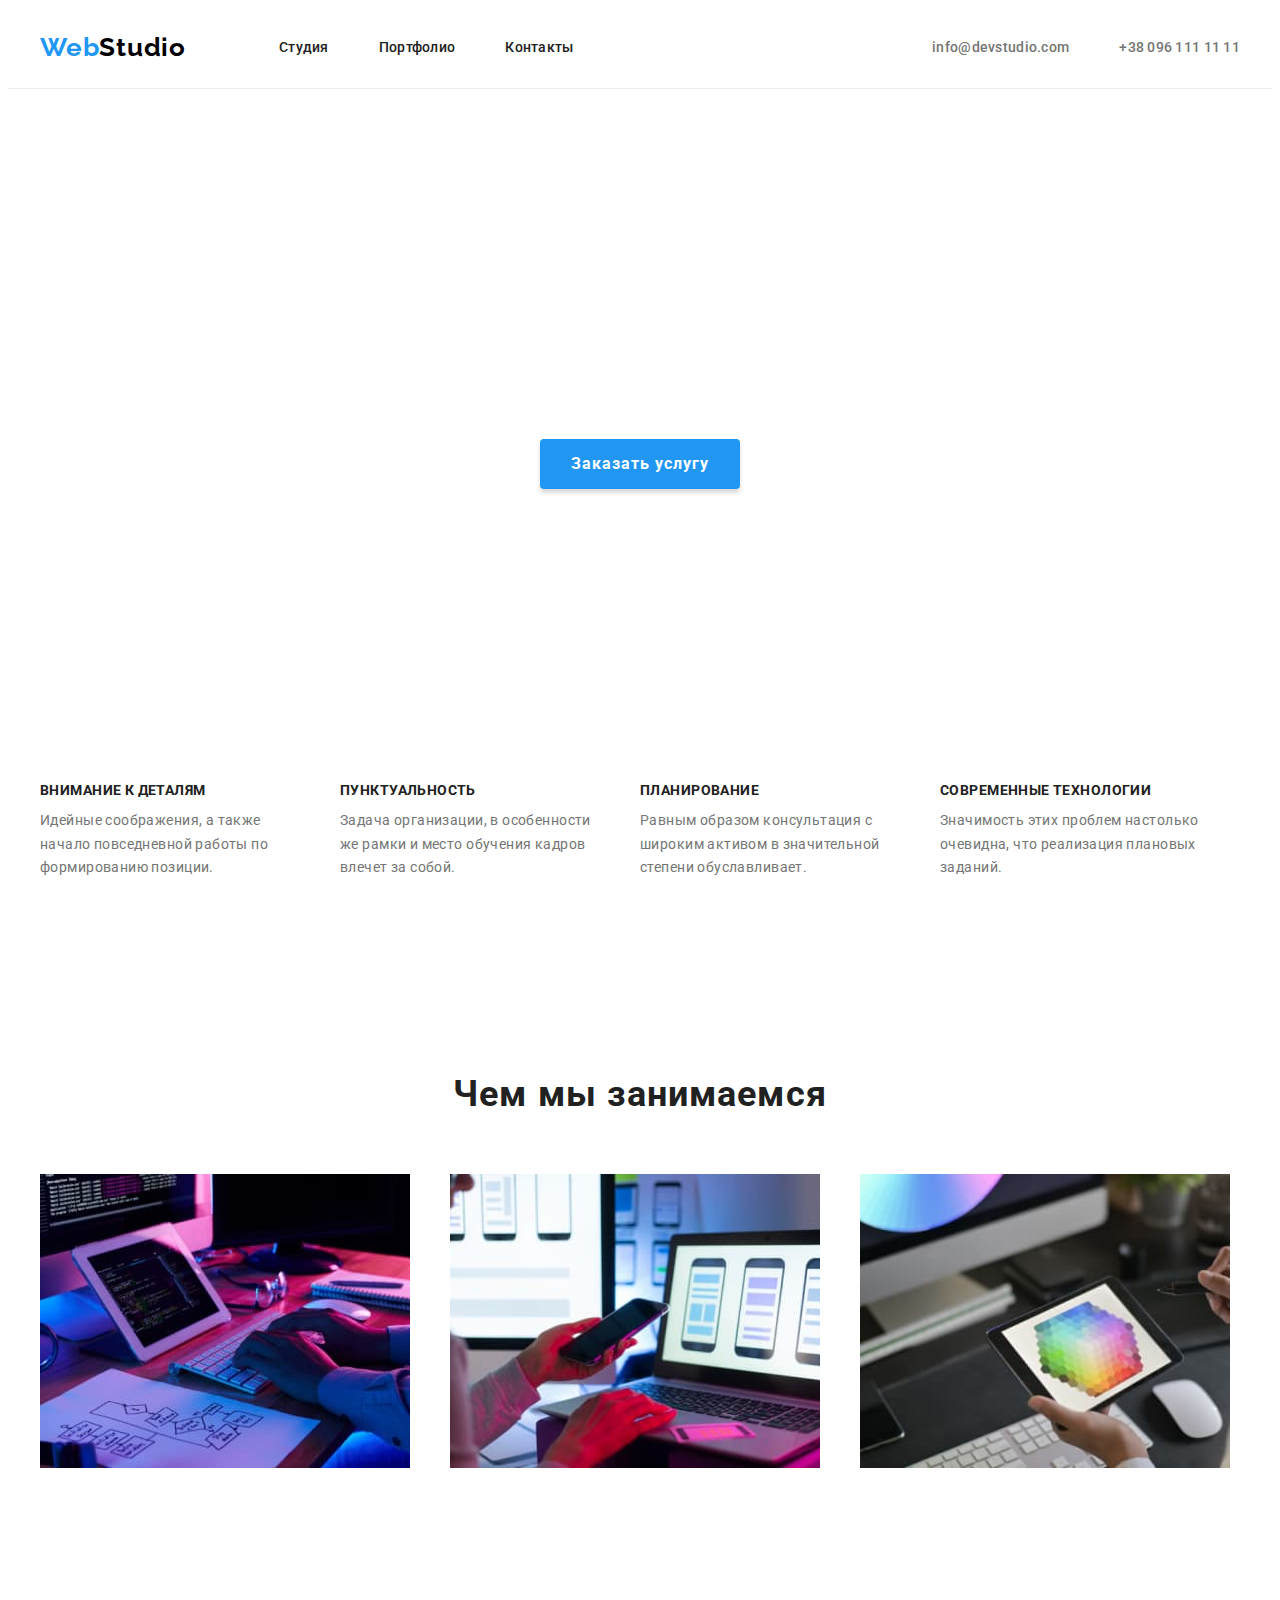
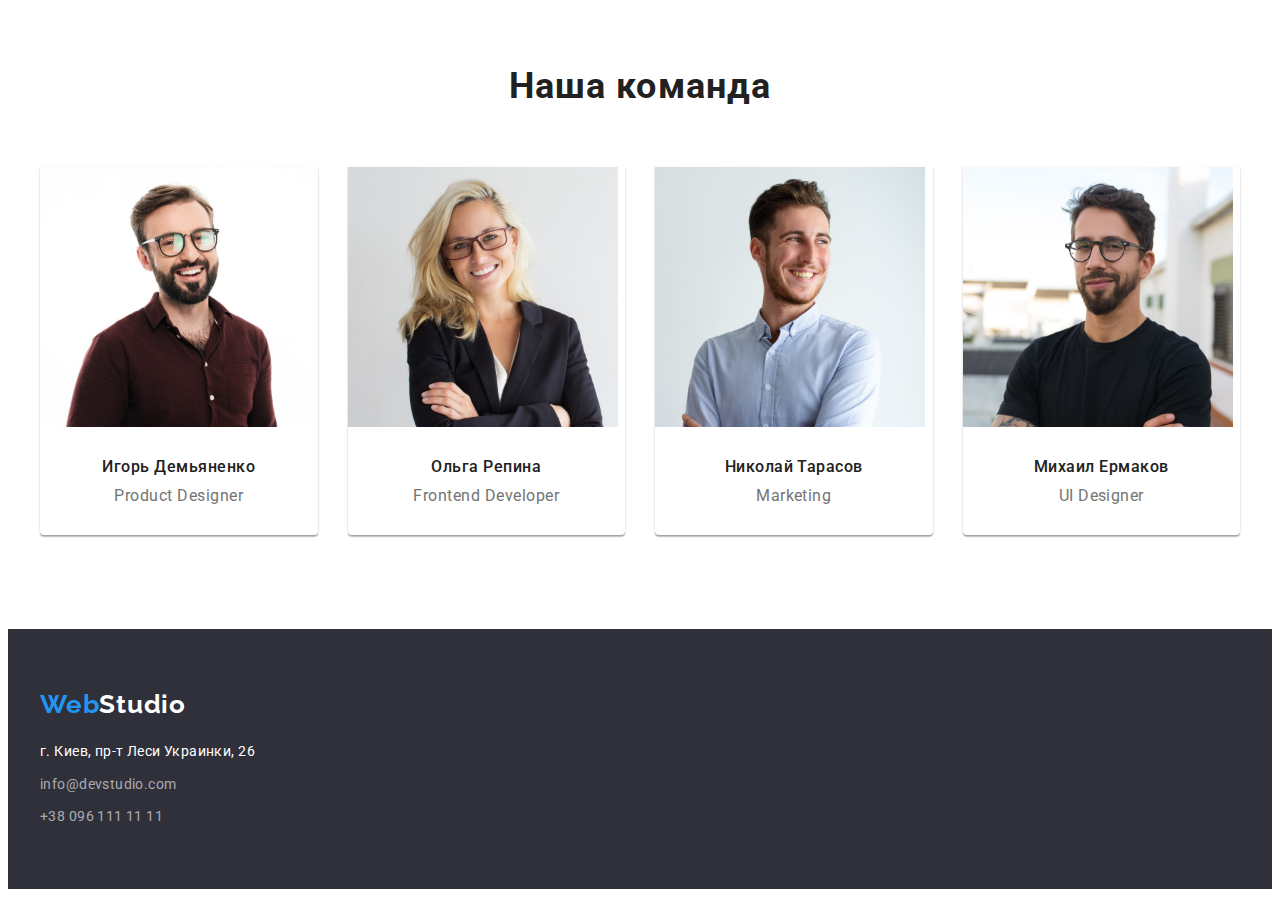
<file: index.htm>
<!DOCTYPE html>
<html lang="ru">

<head>
    <meta charset="UTF-8">
    <meta http-equiv="X-UA-Compatible" content="IE=edge">
    <meta name="viewport" content="width=device-width, initial-scale=1.0">
    <title>Студия</title>
    <link rel="preconnect" href="https://fonts.googleapis.com">
    <link rel="preconnect" href="https://fonts.gstatic.com" crossorigin>
    <link href="https://fonts.googleapis.com/css2?family=Raleway:wght@700&family=Roboto:wght@400;500;700;900&display=swap"
        rel="stylesheet">
        <link rel="stylesheet" href="https://cdnjs.cloudflare.com/ajax/libs/modern-normalize/1.1.0/modern-normalize.min.css"
            integrity="sha512-wpPYUAdjBVSE4KJnH1VR1HeZfpl1ub8YT/NKx4PuQ5NmX2tKuGu6U/JRp5y+Y8XG2tV+wKQpNHVUX03MfMFn9Q=="
            crossorigin="anonymous" referrerpolicy="no-referrer" />
    <link rel="stylesheet" href="./css/stile.css">
</head>
<body>
    <!-- Шапка -->
    <header class="header">
        <div class="container header-container">
            <nav class="header-havigation">
                <a class="header-logo link" href="./index.htm" lang="en">
                    <span class="logo">Web</span>Studio
                </a>
            
                <ul class="nav-list list">
                    <li class="nav-item"><a class="nav-link link" href="./index.htm">Студия</a></li>
                    <li class="nav-item"><a class="nav-link link" href="./portfolio.html">Портфолио</a></li>
                    <li class="nav-item"><a class="nav-link link" href="">Контакты</a></li>
                </ul>
            </nav>
            
            <div class="haeder-content">
                <ul class="header-list ">
                    <li class="header-item list"><a class="header-link link" href="mailto:info@devstudio.com">info@devstudio.com</a>
                    </li>
                    <li class="header-item list"><a class="header-link link" href="tel:+380961111111">+38 096 111 11 11</a></li>
                </ul>
            </div>
        </div>
        
    </header>
    <!-- Контент -->
    <main>
        <!-- Герой -->
        <section class="hero-section">
            <h1 class="hero-title">ЭФФЕКТИВНЫЕ РЕШЕНИЯ ДЛЯ ВАШЕГО БИЗНЕСА</h1>
            <button class="hero-btn" type="button">Заказать услугу</button>
         </section>
        <!-- Особености -->
        <section class="peculiarities-section">
           <div class="container">
                <h2 class="visually-hidden">Особенности</h2>
                <ul class="peculiarities-list list">
                    <li class="peculiarities-item">
                        <h3 class="peculiarities-title">Внимание к деталям</h3>
                        <p class="peculiarities-text">Идейные соображения, а также начало повседневной работы по формированию позиции.
                        </p>
                    </li>
                    <li class="peculiarities-item">
                        <h3 class="peculiarities-title">Пунктуальность</h3>
                        <p class="peculiarities-text">Задача организации, в особенности же рамки и место обучения кадров влечет за
                            собой.</p>
                    </li>
                    <li class="peculiarities-item">
                        <h3 class="peculiarities-title">Планирование</h3>
                        <p class="peculiarities-text">Равным образом консультация с широким активом в значительной степени
                            обуславливает.</p>
                    </li>
                    <li class="peculiarities-item">
                        <h3 class="peculiarities-title">Современные технологии</h3>
                        <p class="peculiarities-text">Значимость этих проблем настолько очевидна, что реализация плановых заданий.</p>
                    </li>
                </ul>
           </div>
        </section>
        <section class="work-section">
            <div class="container">
                <h2 class="work-title">Чем мы занимаемся</h2>
                <ul class="work-list list">
                    <li class="work-item"><img src="./img/study-img/img.jpg" alt="Програпирование" width="370"></li>
                    <li class="work-item"><img src="./img/study-img/img1.jpg" alt="Адаптация" width="370"></li>
                    <li class="work-item"><img src="./img/study-img/img2.jpg" alt="Стилизация" width="370"></li>
                </ul>
            </div>
        </section>
        <!-- Команда -->
        <section class="team-section">
           <div class="container">
                <h2 class="team-title">Наша команда</h2>
                <ul class="team-list list">
                    <li class="team-item">
                        <img src="./img/study-img/img3.jpg" alt="Фтография Игоря" width="270">
                        <div class="team-cards">
                            <h3 class="team-name">Игорь Демьяненко</h3>
                        <p class="team-text" lang="en">Product Designer</p>
                        </div>
                    </li>
                    <li class="team-item">
                        <img src="./img/study-img/img4.jpg" alt="Фотография Ольги" width="270">
                        <div class="team-cards">
                            <h3 class="team-name">Ольга Репина</h3>
                        <p class="team-text" lang="en">Frontend Developer</p>
                        </div>
                    </li>
                    <li class="team-item">
                        <img src="./img/study-img/img5.jpg" alt="Фотография Николая" width="270">
                        <div class="team-cards">
                            <h3 class="team-name">Николай Тарасов</h3>
                        <p class="team-text" lang="en">Marketing</p>
                        </div>
                    </li>
                    <li class="team-item">
                        <img src="./img/study-img/img6.jpg" alt="Фотография Михаила" width="270">
                        <div class="team-cards">
                            <h3 class="team-name">Михаил Ермаков</h3>
                        <p class="team-text" lang="en">UI Designer</p>
                        </div>
                    </li>
                </ul>
           </div>
        </section>
    </main>
    <!-- Подвал -->
    <footer class="footer">
       <div class="container">
            <a class="footer-logo link" href="/" lang="en">
                <span class="logo">Web</span>Studio
            </a>
            <address class="address">
                <ul class="address-list list">
                    <li class="address-item"><a class="address-link link" href="">г. Киев, пр-т Леси Украинки, 26</a></li>
                    <li class="address-item"><a class="address-link link transparency"
                            href="mailto:info@devstudio.com">info@devstudio.com</a></li>
                    <li class="address-item"><a class="address-link link transparency" href="tel:+380961111111">+38 096 111 11
                            11</a></li>
                </ul>
            </address>
       </div>
    </footer>
</body>
</html>
</file>
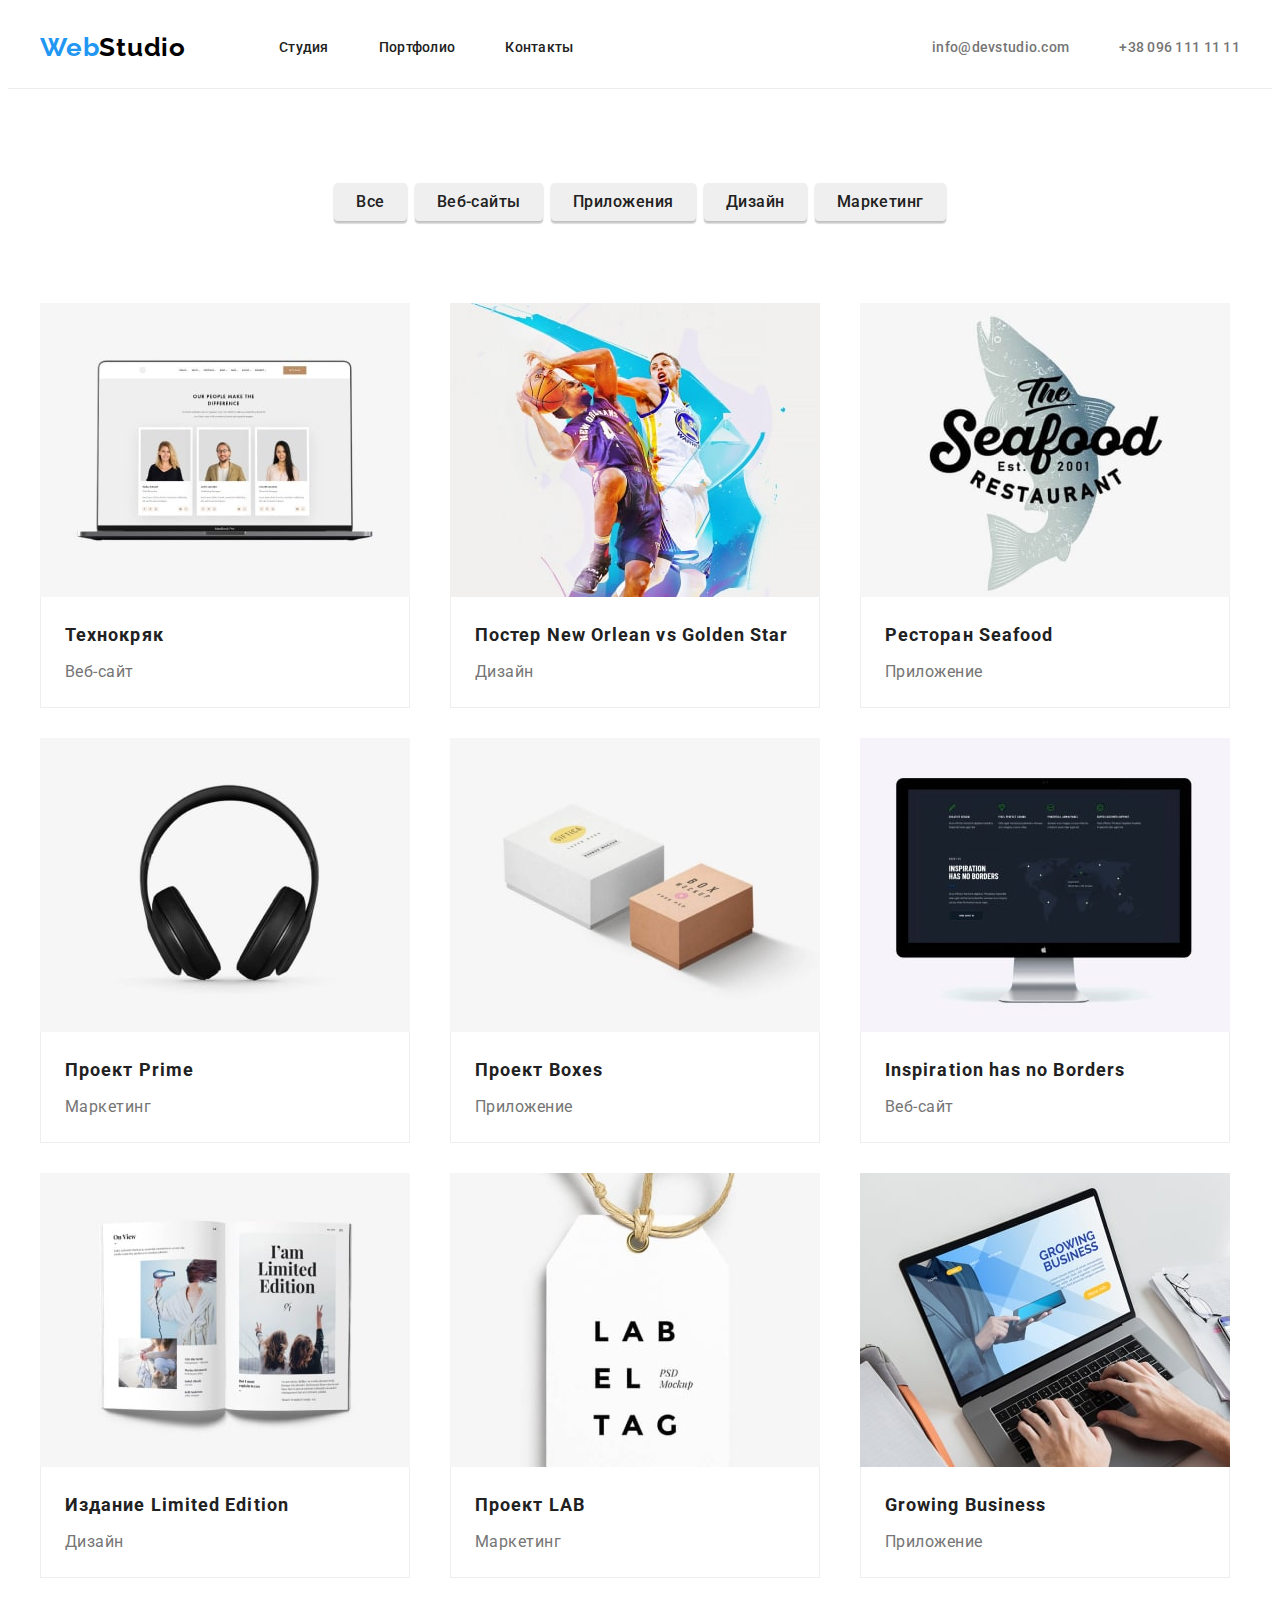
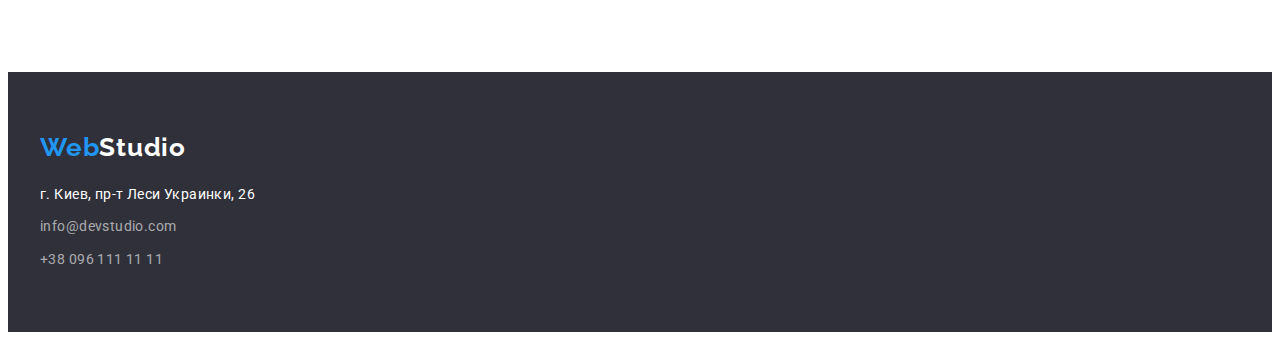
<file: portfolio.html>
<!DOCTYPE html>
<html lang="ru">
<head>
    <meta charset="UTF-8">
    <meta http-equiv="X-UA-Compatible" content="IE=edge">
    <meta name="viewport" content="width=device-width, initial-scale=1.0">
    <title>Портфолио</title>
    <link rel="preconnect" href="https://fonts.googleapis.com">
    <link rel="preconnect" href="https://fonts.gstatic.com" crossorigin>
    <link href="https://fonts.googleapis.com/css2?family=Raleway:wght@700&family=Roboto:wght@400;500;700;900&display=swap"
        rel="stylesheet">
        <link rel="stylesheet" href="https://cdnjs.cloudflare.com/ajax/libs/modern-normalize/1.1.0/modern-normalize.min.css"
            integrity="sha512-wpPYUAdjBVSE4KJnH1VR1HeZfpl1ub8YT/NKx4PuQ5NmX2tKuGu6U/JRp5y+Y8XG2tV+wKQpNHVUX03MfMFn9Q=="
            crossorigin="anonymous" referrerpolicy="no-referrer" />
    <link rel="stylesheet" href="./css/stile.css">
</head>
<body>
    <header class="header">
        <div class="container header-container">
            <nav class="header-havigation">
                <a class="header-logo link" href="./index.htm" lang="en">
                    <span class="logo">Web</span>Studio
                </a>
    
                <ul class="nav-list list">
                    <li class="nav-item"><a class="nav-link link" href="./index.htm">Студия</a></li>
                    <li class="nav-item"><a class="nav-link link" href="./portfolio.html">Портфолио</a></li>
                    <li class="nav-item"><a class="nav-link link" href="">Контакты</a></li>
                </ul>
            </nav>
    
            <div class="haeder-content">
                <ul class="header-list ">
                    <li class="header-item list">
                        <a class="header-link link" href="mailto:info@devstudio.com">info@devstudio.com</a>
                    </li>
                    <li class="header-item list">
                        <a class="header-link link" href="tel:+380961111111">+38 096 111 11 11</a>
                    </li>
                </ul>
            </div>
        </div>
    
    </header>
    <main>
        <section class="portfolio">
            <div class="container">
                <h1 class="visually-hidden">Портфолио</h1>
                <ul class="filter-list list">
                    <li class="filter-item"><button class="filter-btn" title="button">Все</button></li>
                    <li class="filter-item"><button class="filter-btn" title="button">Веб-сайты</button></li>
                    <li class="filter-item"><button class="filter-btn" title="button">Приложения</button></li>
                    <li class="filter-item"><button class="filter-btn" title="button">Дизайн</button></li>
                    <li class="filter-item"><button class="filter-btn" title="button">Маркетинг</button></li>
                </ul>
                <ul class="project-list list">
                    <li class="project-item">
                        <img class="project-img" src="./img/portfolio-img/img1.jpg" alt="" width="370">
                        <div class="project-item-content">
                            <h2 class="project-title">Технокряк</h2>
                            <p class="project-text">Веб-сайт</p>
                        </div>
                    </li>
                    <li class="project-item">
                        <img class="project-img" src="./img/portfolio-img/img2.jpg" alt="" width="370">
                        <div class="project-item-content">
                            <h2 class="project-title">Постер New Orlean vs Golden Star</h2>
                            <p class="project-text">Дизайн</p>
                        </div>
                    </li>
                    <li class="project-item">
                        <img class="project-img" src="./img/portfolio-img/img3.jpg" alt="" width="370">
                        <div class="project-item-content">
                            <h2 class="project-title">Ресторан Seafood</h2>
                            <p class="project-text">Приложение</p>
                        </div>
                    </li>
                    <li class="project-item">
                        <img class="project-img" src="./img/portfolio-img/img4.jpg" alt="" width="370">
                        <div class="project-item-content">
                            <h2 class="project-title">Проект Prime</h2>
                            <p class="project-text">Маркетинг</p>
                        </div>
                    </li>
                    <li class="project-item">
                        <img class="project-img" src="./img/portfolio-img/img5.jpg" alt="" width="370">
                        <div class="project-item-content">
                            <h2 class="project-title">Проект Boxes</h2>
                            <p class="project-text">Приложение</p>
                        </div>
                    </li>
                    <li class="project-item">
                        <img class="project-img" src="./img/portfolio-img/img6.jpg" alt="" width="370">
                        <div class="project-item-content">
                            <h2 class="project-title">Inspiration has no Borders</h2>
                            <p class="project-text">Веб-сайт</p>
                        </div>
                    </li>
                    <li class="project-item">
                        <img class="project-img" src="./img/portfolio-img/img7.jpg" alt="" width="370">
                        <div class="project-item-content">
                            <h2 class="project-title">Издание Limited Edition</h2>
                            <p class="project-text">Дизайн</p>
                        </div>
                    </li>
                    <li class="project-item">
                        <img class="project-img" src="./img/portfolio-img/img8.jpg" alt="" width="370">
                        <div class="project-item-content">
                            <h2 class="project-title">Проект LAB</h2>
                            <p class="project-text">Маркетинг</p>
                        </div>
                    </li>
                    <li class="project-item">
                        <img class="project-img" src="./img/portfolio-img/img9.jpg" alt="" width="370">
                        <div class="project-item-content">
                            <h2 class="project-title">Growing Business</h2>
                            <p class="project-text">Приложение</p>
                        </div>
                    </li>
                </ul>
            </div>
        </section>

    </main>
    <footer class="footer">
        <div class="container">
            <a class="footer-logo link" href="/" lang="en">
                <span class="logo">Web</span>Studio
            </a>
            <address class="address">
                <ul class="address-list list">
                    <li class="address-item"><a class="address-link link" href="">г. Киев, пр-т Леси Украинки, 26</a></li>
                    <li class="address-item"><a class="address-link link transparency"
                            href="mailto:info@devstudio.com">info@devstudio.com</a></li>
                    <li class="address-item"><a class="address-link link transparency" href="tel:+380961111111">+38 096 111
                            11
                            11</a></li>
                </ul>
            </address>
        </div>
    </footer>
</body>
</html>
</file>
<file: css/stile.css>
:root {
  --main-title-color: #ffffff;
  --second-title-color: #212121;
  --first-text-color: #757575;
  --second-text-color: #ffffff;
  --third-text-color: rgba(255, 255, 255, 0.6);
  --first-button-color: #ffffff;
  --second-button-color: #212121;
  --header-text-color: #212121;
  --accent-color: #2196f3;
}

p,
h1,
h2,
h3,
h4,
h5,
h6 {
  margin: 0;
}

ul {
  margin: 0;
  padding: 0;
}

button {
  cursor: pointer;
  border: none;
}

img {
  display: block;
  max-width: 100%;
  height: auto;
}

.container {
  width: 1200px;
  padding-left: 15px;
  padding-right: 15px;
  margin: 0 auto;
}

body {
  font-family: "Roboto", sans-serif;
  color: var(--second-title-color);
}

.list {
  list-style: none;
}

.link {
  text-decoration: none;
}
/* HEADER */
.header {
  border-bottom: 1px solid #ececec;
}
.header-logo {
  font-family: Raleway;
  font-weight: 700;
  font-size: 26px;
  line-height: 1.19;
  letter-spacing: 0.03em;
  color: #000000;

  display: block;
  margin-right: 93px;
  padding-top: 24px;
  padding-bottom: 25px;
}

.logo {
  color: var(--accent-color);
}

.header-havigation {
  display: flex;
}

.header-container {
  display: flex;
  align-items: center;
}

.nav-list {
  display: flex;
  align-items: center;
}

.nav-item:not(:last-child) {
  margin-right: 50px;
}

.nav-link {
  font-weight: 500;
  font-size: 14px;
  line-height: 1.14;
  letter-spacing: 0.02em;
  color: var(--header-text-color);

  display: block;
  padding-top: 32px;
  padding-bottom: 32px;
}

.nav-link:hover,
.nav-link:focus {
  color: var(--accent-color);
}

.haeder-content {
  margin-left: auto;
}

.haeder-content:not(:last-child) {
  margin-right: 50px;
}

.header-item:not(:last-child) {
  margin-right: 50px;
}

.header-link {
  font-weight: 500;
  font-size: 14px;
  line-height: 1.14;
  letter-spacing: 0.02em;
  color: var(--first-text-color);

  display: block;
  padding-top: 32px;
  padding-bottom: 32px;
}

.header-list {
  display: flex;
}

.header-link:hover,
.header-link:focus {
  color: var(--accent-color);
}

/* HERO */

.hero-section {
  display: flex;
  flex-direction: column;
  padding-top: 200px;
  padding-bottom: 200px;
}

.hero-title {
  max-width: 696px;
  margin: 0 auto;
  margin-bottom: 30px;

  font-weight: 900;
  font-size: 44px;
  line-height: 1.36;
  text-align: center;
  letter-spacing: 0.06em;
  color: var(--main-title-color);
}

.hero-btn {
  font-family: inherit;
  font-weight: 700;
  font-size: 16px;
  line-height: 1.87;
  text-align: center;
  letter-spacing: 0.06em;
  background: var(--accent-color);
  color: var(--first-button-color);
  min-width: 200px;
  height: 50px;
  box-shadow: 0px 4px 4px rgba(0, 0, 0, 0.15);
  border-radius: 4px;
  margin: 0 auto;
}

.hero-btn:hover,
.hero-btn:focus {
  color: var(--accent-color);
  color: var(--first-button-color);
}

/* PECULIARITIES */

.peculiarities-section {
  padding-top: 94px;
  padding-bottom: 94px;
}

.visually-hidden {
  position: absolute;
  white-space: nowrap;
  width: 1px;
  height: 1px;
  overflow: hidden;
  border: 0;
  padding: 0;
  clip: rect(0 0 0 0);
  clip-path: inset(50%);
  margin: -1px;
}

.peculiarities-list {
  display: flex;
  margin-bottom: 90px;
}

.peculiarities-item {
  max-width: 270px;
}

.peculiarities-item:not(:last-child) {
  margin-right: 30px;
}

.peculiarities-title {
  font-weight: 700;
  font-size: 14px;
  line-height: 1.14;
  letter-spacing: 0.03em;
  text-transform: uppercase;
  color: var(--second-title-color);
  margin-bottom: 10px;
}

.peculiarities-text {
  font-weight: 400;
  font-size: 14px;
  line-height: 1.71;
  letter-spacing: 0.03em;
  color: var(--first-text-color);
}

/* WORK */

.work-section {
  padding-bottom: 94px;
}

.work-title {
  font-weight: 700;
  font-size: 36px;
  line-height: 1.67;
  text-align: center;
  letter-spacing: 0.03em;
  color: var(--second-title-color);
  margin: 0 auto 50px;
}

.work-list {
  display: flex;
  flex-wrap: wrap;
  margin-top: -30px;
  margin-left: -30px;
}

.work-item {
  width: calc(100% / 3 - 30px);
  margin-top: 30px;
  margin-left: 30px;
}

/* TEAM */

.team-section {
  padding-top: 94px;
  padding-bottom: 94px;
}

.team-list {
  display: flex;
  flex-wrap: wrap;
  margin-left: -30px;
  margin-top: -30px;
}

.team-item {
  width: calc(100% / 4 - 30px);
  margin-left: 30px;
  margin-top: 30px;

  background: #ffffff;
  box-shadow: 0px 1px 3px rgba(0, 0, 0, 0.12), 0px 1px 1px rgba(0, 0, 0, 0.14),
    0px 2px 1px rgba(0, 0, 0, 0.2);
  border-radius: 0px 0px 4px 4px;
}

.team-cards {
  padding-top: 30px;
  padding-bottom: 30px;
}

.team-title {
  font-weight: 700;
  font-size: 36px;
  line-height: 1.67;
  text-align: center;
  letter-spacing: 0.03em;
  color: var(--second-title-color);
  margin-bottom: 50px;
}

.team-name {
  font-weight: 500;
  font-size: 16px;
  line-height: 1.19;
  text-align: center;
  letter-spacing: 0.03em;
  color: var(--second-title-color);

  margin-bottom: 10px;
}

.team-text {
  font-size: 16px;
  line-height: 1.19x;
  text-align: center;
  letter-spacing: 0.03em;
  color: var(--first-text-color);
}

/* PORTFOLIO */

.portfolio {
  padding-top: 94px;
  padding-bottom: 94px;
}

.filter-btn:hover,
.filter-btn:focus {
  background: var(--accent-color);
  color: var(--first-button-color);
}

.filter-list {
  display: flex;
  margin-bottom: 82px;
  justify-content: center;
}

.filter-item:not(:last-child) {
  margin-right: 8px;
}
.filter-btn {
  font-family: inherit;
  font-weight: 500;
  font-size: 16px;
  line-height: 1.62;
  text-align: center;
  letter-spacing: 0.03em;
  color: var(--second-button-color);

  box-shadow: 0px 3px 1px rgba(0, 0, 0, 0.1), 0px 1px 2px rgba(0, 0, 0, 0.08),
    0px 2px 2px rgba(0, 0, 0, 0.12);
  border-radius: 4px;

  padding: 6px 22px;
}

.project-list {
  display: flex;
  flex-wrap: wrap;
  margin-left: -30px;
  margin-top: -30px;
}

.project-item {
  /* width: 370px; */
  width: calc(100% / 3 - 30px);
  margin-left: 30px;
  margin-top: 30px;
}

.project-item-content {
  width: 370px;
  padding: 20px 24px;

  background: #ffffff;
  border-left: 1px solid #eeeeee;
  border-bottom: 1px solid #eeeeee;
  border-right: 1px solid #eeeeee;
  box-sizing: border-box;
}

.project-title {
  font-weight: 700;
  font-size: 18px;
  line-height: 2;
  letter-spacing: 0.06em;
  color: var(--second-title-color);
  padding-bottom: 4px;
}

.project-text {
  font-size: 16px;
  line-height: 1.87;
  letter-spacing: 0.03em;
  color: var(--first-text-color);
}

/* FOOTER */

.footer {
  background-color: #2f303a;
  padding-top: 60px;
  padding-bottom: 60px;
}

.footer-logo {
  display: inline-block;
  margin-bottom: 20px;

  font-family: Raleway;
  font-weight: 700;
  font-size: 26px;
  line-height: 1.19;
  letter-spacing: 0.03em;
  color: var(--second-text-color);
}

.address-link {
  display: inline-block;

  font-style: normal;
  font-size: 14px;
  line-height: 1.71;
  letter-spacing: 0.03em;
  color: var(--second-text-color);
}

.address-item:not(:last-child) {
  margin-bottom: 9px;
}

.transparency {
  color: rgba(255, 255, 255, 0.6);
}
</file>
